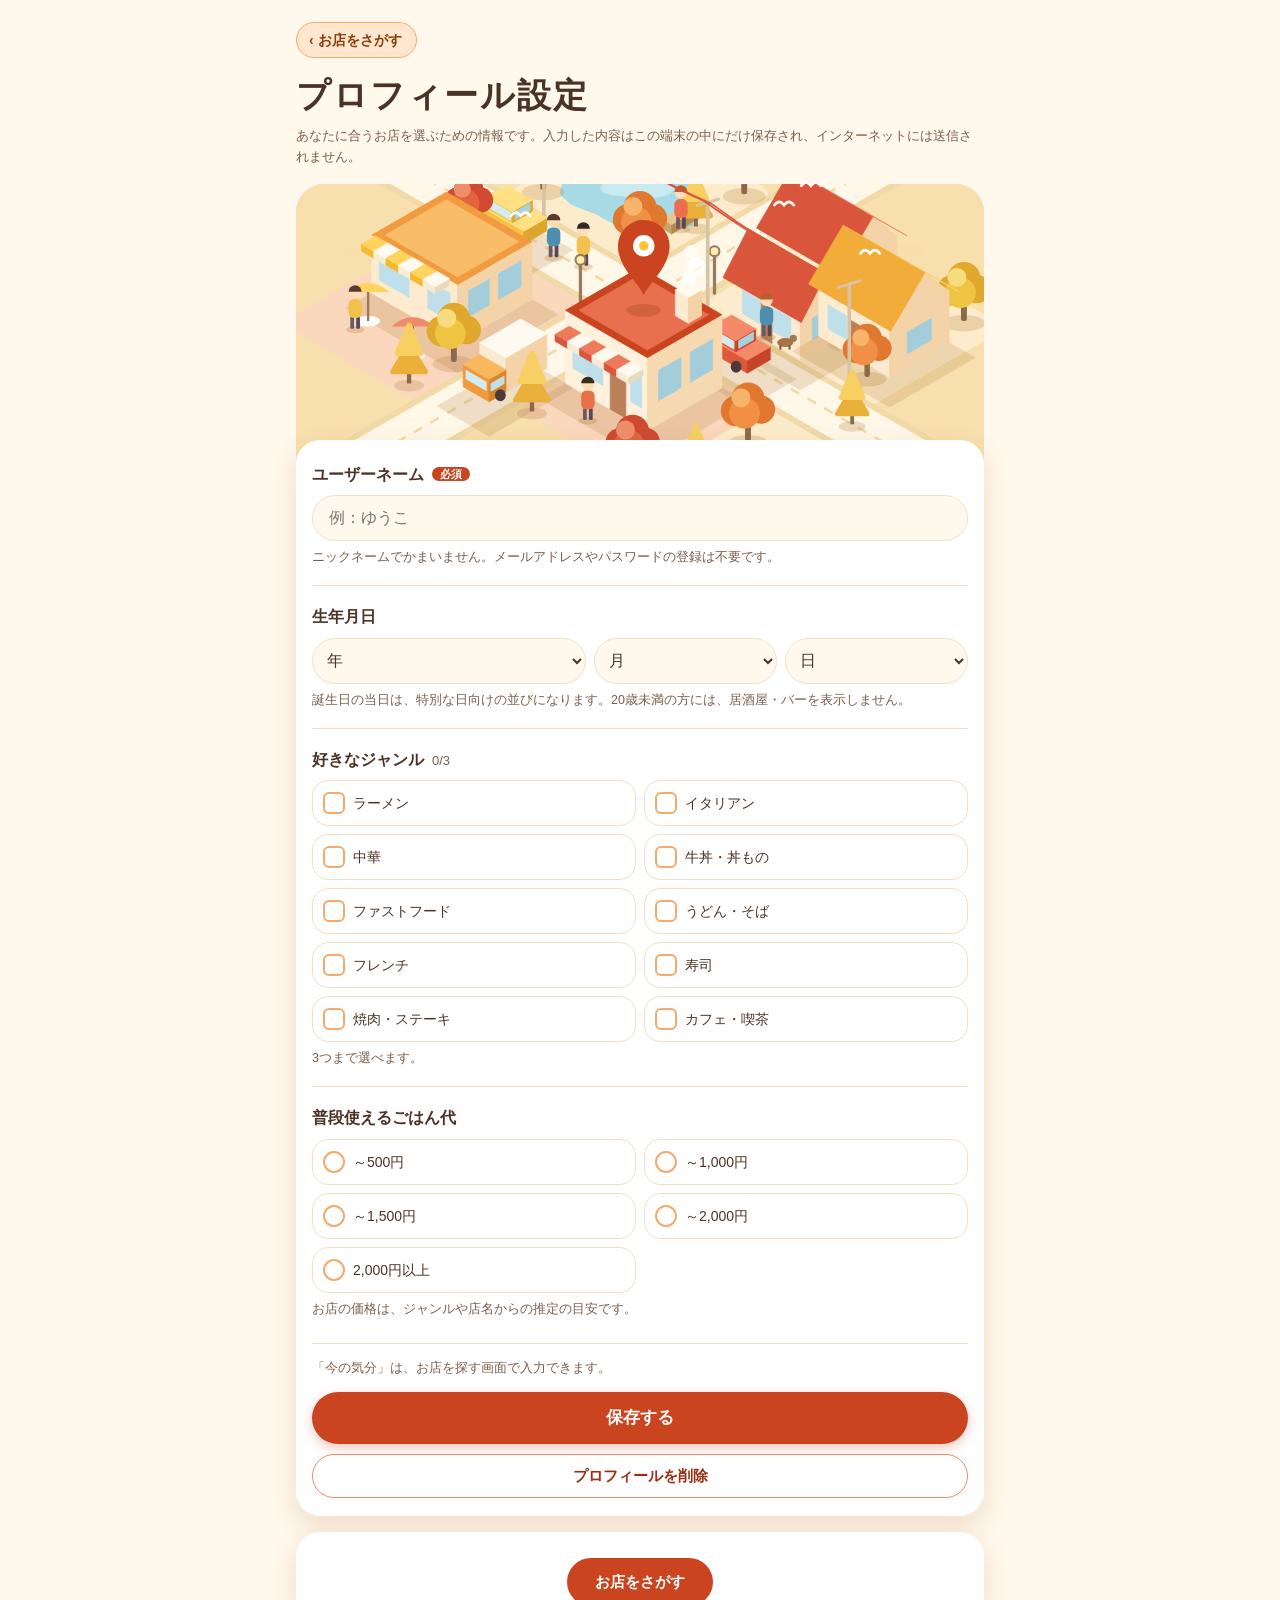
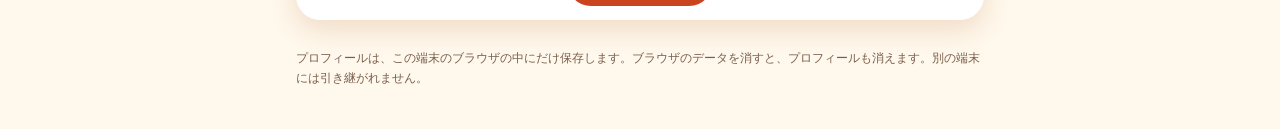
<file: profile.html>
<!doctype html>
<html lang="ja">
<head>
<meta charset="utf-8">
<meta name="viewport" content="width=device-width, initial-scale=1, viewport-fit=cover">
<meta name="color-scheme" content="light">
<meta http-equiv="Content-Security-Policy" content="default-src 'none'; script-src 'self'; style-src 'self' https://fonts.googleapis.com; font-src https://fonts.gstatic.com; img-src data:; base-uri 'none'; form-action 'none'">
<title>プロフィール設定</title>
<link rel="icon" href="data:image/svg+xml,%3Csvg xmlns='http://www.w3.org/2000/svg' viewBox='0 0 32 32'%3E%3Ccircle cx='16' cy='16' r='16' fill='%23f8dfae'/%3E%3Cpath d='M16 6a7 7 0 0 0-7 7c0 5 7 13 7 13s7-8 7-13a7 7 0 0 0-7-7z' fill='%23c9441f'/%3E%3Ccircle cx='16' cy='13' r='2.8' fill='%23fff'/%3E%3C/svg%3E">
<link rel="preconnect" href="https://fonts.googleapis.com">
<link rel="preconnect" href="https://fonts.gstatic.com" crossorigin>
<link rel="stylesheet" href="https://fonts.googleapis.com/css2?family=M+PLUS+Rounded+1c:wght@400;500;700&display=swap">
<link rel="stylesheet" href="style.css?v=20261017c">
</head>
<body>
<header class="hero wrap">
  <div class="topbar">
    <a class="back" href="index.html">‹ お店をさがす</a>
  </div>
  <h1 class="page-title">プロフィール設定</h1>
  <p class="lead">あなたに合うお店を選ぶための情報です。入力した内容はこの端末の中にだけ保存され、インターネットには送信されません。</p>
  <div class="scene banner" data-scene="banner" role="img" aria-label="オレンジや赤、黄色であたたかく描いた街並みのイラスト"></div>
</header>

<main class="wrap">
  <form id="profileForm" class="panel form" novalidate>
    <section class="field">
      <label for="name">ユーザーネーム<span class="req">必須</span></label>
      <input id="name" type="text" maxlength="20" autocomplete="off" placeholder="例：ゆうこ">
      <p class="hint">ニックネームでかまいません。メールアドレスやパスワードの登録は不要です。</p>
    </section>

    <section class="field">
      <p class="lab" id="birthdayLabel">生年月日</p>
      <div class="date-selects" role="group" aria-labelledby="birthdayLabel">
        <select id="bYear" aria-label="生まれた年"></select>
        <select id="bMonth" aria-label="生まれた月"></select>
        <select id="bDay" aria-label="生まれた日"></select>
      </div>
      <p class="hint" id="birthdayNote">誕生日の当日は、特別な日向けの並びになります。20歳未満の方には、居酒屋・バーを表示しません。</p>
    </section>

    <div class="field" role="group" aria-labelledby="genreLabel">
      <p class="lab" id="genreLabel">好きなジャンル<span class="count" id="genreCount">0/3</span></p>
      <div class="checks" id="genres"></div>
      <p class="hint">3つまで選べます。</p>
    </div>

    <div class="field" role="radiogroup" aria-labelledby="budgetLabel">
      <p class="lab" id="budgetLabel">普段使えるごはん代</p>
      <div class="radios" id="budgets"></div>
      <p class="hint">お店の価格は、ジャンルや店名からの推定の目安です。</p>
    </div>

    <p class="hint note-mood">「今の気分」は、お店を探す画面で入力できます。</p>

    <p class="error" id="formError" role="alert" hidden></p>
    <div class="actions">
      <button type="submit" class="primary big">保存する</button>
      <button type="button" id="deleteBtn" class="danger">プロフィールを削除</button>
    </div>
  </form>

  <section class="panel saved" id="saved" hidden>
    <p id="savedText"></p>
    <a class="linkbtn" href="index.html">お店をさがす</a>
  </section>
</main>

<footer class="wrap">
  プロフィールは、この端末のブラウザの中にだけ保存します。ブラウザのデータを消すと、プロフィールも消えます。別の端末には引き継がれません。
</footer>

<script src="shared.js?v=20261017c"></script>
<script src="scene.js?v=20261017c"></script>
<script src="profile.js?v=20261017c"></script>
</body>
</html>
</file>
<file: style.css>
/* あたたかいクリーム色の地に、トマトの赤・オレンジ・黄色。上にタイトルと街のイラスト、その下端に重ねた白いカードで検索する */
:root {
  --font: "M PLUS Rounded 1c", "Hiragino Maru Gothic ProN", "Hiragino Sans", "Yu Gothic UI", Meiryo, sans-serif;
  --cream: #fff8ec;
  --card: #ffffff;
  --text: #4a3326;         /* こげ茶 */
  --sub: #7a5f4c;
  --line: #f1e0c8;
  --ground: #f8dfae;       /* イラストの地面（バター色） */
  --red: #c9441f;          /* 主ボタン・強調 */
  --red-soft: #ffe0d6;
  --red-line: #f08a6b;
  --red-text: #9a2f12;
  --orange-soft: #ffe7cf;
  --orange-line: #f5a96a;
  --orange-text: #8a3b0a;
  --yellow-soft: #fff0c2;
  --yellow-line: #f2c14e;
  --yellow-text: #6b4a00;
  --pin: #e4572e;          /* 地図のお店ピン */
  --pin-ring: #9a2f12;
  --pin-sel: #ffc531;      /* 選択中のピン */
  --you: #3b8fe0;
  --shadow: 0 10px 26px rgba(170, 100, 40, .18);
  color-scheme: light;
}
* { box-sizing: border-box; }
html { -webkit-text-size-adjust: 100%; overflow-x: hidden; }
body { margin: 0; background: var(--cream); color: var(--text); font: 15px/1.6 var(--font); overflow-x: hidden; }
.wrap { max-width: 720px; margin: 0 auto; padding-inline: 16px; }

/* 上部：タイトルと街のイラスト */
.hero { padding-block: 22px 0; }
.brand {
  display: inline-flex; align-items: center; gap: 8px; margin: 0; padding: 6px 16px 6px 10px;
  border-radius: 999px; background: var(--card); box-shadow: 0 2px 10px rgba(170, 100, 40, .16);
  font-size: 14px; font-weight: 700; color: var(--red); letter-spacing: .04em;
}
.brand svg { width: 20px; height: 20px; flex: none; }
.catch { margin: 14px 0 0; font-size: clamp(24px, 7vw, 34px); font-weight: 500; letter-spacing: .06em; line-height: 1.5; }
.catch b { font-weight: 700; color: var(--red); }
.lead { margin: 6px 0 0; color: var(--sub); font-size: 13px; }
.scene {
  margin-top: 16px; aspect-ratio: 16 / 10; max-height: 420px; width: 100%;
  border-radius: 28px; overflow: hidden; background: var(--ground);
}
.scene svg { display: block; width: 100%; height: 100%; }
.bob { animation: bob 2.6s ease-in-out infinite; }
@keyframes bob { 0%, 100% { transform: translateY(0); } 50% { transform: translateY(-7px); } }

/* 検索カード（列が内容の幅に引き伸ばされないよう minmax(0,1fr) で固定する） */
.panel {
  margin-top: -44px; padding: 14px; display: grid; grid-template-columns: minmax(0, 1fr); gap: 10px; position: relative;
  background: var(--card); border-radius: 24px; box-shadow: var(--shadow);
}
/* 左は残りの幅いっぱい、右は中身の幅。iPhone でも中身の大きさに引っ張られないよう flex ではなく grid で固定する */
.row { display: grid; grid-template-columns: minmax(0, 1fr) auto; gap: 8px; align-items: center; min-width: 0; }
.row > * { min-width: 0; }
button, select, input[type=search] {
  font: inherit; color: inherit; min-height: 44px;
  border: 1.5px solid var(--line); border-radius: 999px; background: var(--card); padding: 8px 16px;
}
select, input[type=search] { font-size: 16px; }   /* 16px 未満だと iPhone が入力時に画面を拡大してしまう */
button { cursor: pointer; transition: transform .12s ease; }
button:active { transform: scale(.97); }
button:disabled { opacity: .45; cursor: default; }
:focus-visible { outline: 3px solid var(--yellow-line); outline-offset: 2px; }
.primary {
  width: 100%; display: inline-flex; align-items: center; justify-content: center; gap: 8px;
  border: 0; font-weight: 700; color: #fff; background: var(--red); white-space: nowrap;
  box-shadow: 0 4px 12px rgba(201, 68, 31, .3);
}
.primary svg { width: 18px; height: 18px; flex: none; }
select { flex: none; background: var(--yellow-soft); border-color: var(--yellow-line); color: var(--yellow-text); font-weight: 700; }
input[type=search] { width: 100%; min-width: 0; background: var(--cream); }
input[type=search]::placeholder { color: #a08a74; }
.soft { flex: none; background: var(--orange-soft); border-color: var(--orange-line); color: var(--orange-text); font-weight: 700; }
.chips { display: flex; gap: 8px; overflow-x: auto; padding-block: 2px; scrollbar-width: none; }
.chips::-webkit-scrollbar { display: none; }
.chip { flex: none; white-space: nowrap; min-height: 38px; padding: 6px 16px; font-size: 14px; }
.chip[aria-pressed=true] { background: var(--orange-soft); border-color: var(--orange-line); color: var(--orange-text); font-weight: 700; }
.tools { justify-items: start; }
.tools #random { justify-self: end; }
label.toggle { display: inline-flex; align-items: center; gap: 8px; color: var(--sub); white-space: nowrap; min-height: 44px; }
label.toggle input { width: 20px; height: 20px; accent-color: var(--red); }
#random { flex: none; white-space: nowrap; background: var(--red-soft); border-color: var(--red-line); color: var(--red-text); font-weight: 700; }

/* 地図 */
#map {
  height: 280px; margin-top: 16px; border-radius: 24px; overflow: hidden;
  box-shadow: var(--shadow); border: 1px solid var(--line); z-index: 0; scroll-margin-top: 12px;
}
.leaflet-tile-pane { filter: sepia(.14) saturate(.82) brightness(1.04) contrast(.96); }
.leaflet-container { font-family: var(--font); background: #f6ead6; }

#status { padding: 14px 4px 8px; color: var(--sub); font-size: 13px; min-height: 40px; }
#status.error { color: #b3261e; }

/* お店の一覧 */
#list { list-style: none; margin: 0; padding: 0; display: grid; grid-template-columns: minmax(0, 1fr); gap: 12px; }
.card {
  background: var(--card); border: 1.5px solid transparent; border-radius: 20px;
  padding: 14px 16px; box-shadow: 0 3px 14px rgba(170, 100, 40, .14); scroll-margin-top: 12px; cursor: pointer;
}
.card.selected { border-color: var(--yellow-line); box-shadow: 0 0 0 4px rgba(242, 193, 78, .32); }
.top { display: flex; justify-content: space-between; gap: 10px; align-items: flex-start; }
.name { font-weight: 700; font-size: 17px; line-height: 1.4; overflow-wrap: anywhere; min-width: 0; }
.dist {
  flex: none; padding: 1px 10px; border-radius: 999px; font-size: 13px; font-weight: 700;
  background: #fdeccf; color: #7a4a1a; font-variant-numeric: tabular-nums;
}
.meta { display: flex; flex-wrap: wrap; gap: 6px; margin-top: 8px; font-size: 12px; }
.tag { border-radius: 999px; padding: 2px 10px; background: #f3ead9; color: #6b5444; }
.tag.genre { background: var(--orange-soft); color: var(--orange-text); }
.tag.open { background: #ffe9a8; color: var(--yellow-text); font-weight: 700; }
.tag.open::before { content: ""; display: inline-block; width: 6px; height: 6px; margin-right: 6px; border-radius: 50%; background: currentColor; vertical-align: 1px; }
.hours { margin-top: 6px; font-size: 12px; color: var(--sub); overflow-wrap: anywhere; }
.links { display: flex; flex-wrap: wrap; gap: 8px; margin-top: 12px; }
.links a {
  display: inline-flex; align-items: center; min-height: 36px; padding: 4px 14px; border-radius: 999px;
  font-size: 14px; font-weight: 700; text-decoration: none; color: var(--orange-text); background: var(--orange-soft);
}
.links a:first-child { color: #fff; background: var(--red); }

#more { display: block; margin: 18px auto 0; min-width: 160px; }
footer { padding-block: 28px 40px; color: var(--sub); font-size: 12px; line-height: 1.7; }
footer a { color: inherit; }
@media (prefers-reduced-motion: reduce) { button { transition: none; } .bob { animation: none; } }

/* ===== ここから追加：プロフィール・今の気分・「いちばん」表示 ===== */
.topbar { display: flex; align-items: center; justify-content: space-between; gap: 8px; }
.topbar > * { min-width: 0; }
.profile-btn, .back {
  display: inline-flex; align-items: center; gap: 6px; min-height: 36px; padding: 6px 14px 6px 10px;
  border-radius: 999px; text-decoration: none; font-size: 14px; font-weight: 700;
  background: var(--orange-soft); border: 1.5px solid var(--orange-line); color: var(--orange-text);
}
.profile-btn svg { width: 18px; height: 18px; flex: none; }
.profile-btn span { max-width: 8.5em; overflow: hidden; text-overflow: ellipsis; white-space: nowrap; }
.profile-btn.registered { background: var(--yellow-soft); border-color: var(--yellow-line); color: var(--yellow-text); }
.back { padding-left: 12px; }

/* 今の気分（お店を探す画面） */
.mood { display: grid; gap: 8px; min-width: 0; }
.mood-label { font-weight: 700; font-size: 15px; }
.mood-sub { margin-left: 8px; color: var(--sub); font-size: 12px; font-weight: 500; }
.mood input[type=search] { width: 100%; }
.examples .chip { min-height: 34px; padding: 4px 14px; font-size: 13px; background: var(--card); border-color: var(--orange-line); color: var(--orange-text); }
.examples .chip[aria-pressed=true] { background: var(--orange-soft); font-weight: 700; }

/* あなた向けの並べ替え */
#profileNote { margin: 0 0 12px; padding: 10px 14px; border-radius: 16px; background: var(--yellow-soft); color: var(--yellow-text); font-size: 13px; line-height: 1.6; }
.card.best { border-color: var(--red-line); box-shadow: 0 0 0 4px rgba(240, 138, 107, .22), 0 6px 18px rgba(170, 100, 40, .18); }
.card.best.selected { border-color: var(--yellow-line); }
.badge { display: inline-block; margin-bottom: 6px; padding: 2px 12px; border-radius: 999px; background: var(--red); color: #fff; font-size: 12px; font-weight: 700; letter-spacing: .04em; }
.why { display: flex; flex-wrap: wrap; gap: 6px; margin-top: 8px; font-size: 12px; }
.why-chip { padding: 2px 10px; border-radius: 999px; background: var(--yellow-soft); color: var(--yellow-text); font-weight: 700; }
.tag.price { background: #fdeccf; color: #7a4a1a; }

/* プロフィール設定ページ */
.page-title { margin: 14px 0 0; font-size: clamp(26px, 7vw, 34px); font-weight: 700; letter-spacing: .06em; line-height: 1.4; }
.scene.banner { aspect-ratio: 16 / 7; max-height: 300px; }
.form { gap: 0; padding: 18px 16px; }
.field { margin: 0; padding: 18px 0; border: 0; border-top: 1px solid var(--line); min-width: 0; }
.field:first-child { border-top: 0; padding-top: 4px; }
.field > label, .field > .lab { display: block; width: 100%; margin: 0 0 8px; padding: 0; font-weight: 700; font-size: 16px; }
.req { margin-left: 8px; padding: 1px 8px; border-radius: 999px; background: var(--red); color: #fff; font-size: 11px; font-weight: 700; vertical-align: 2px; }
.count { margin-left: 8px; font-size: 13px; color: var(--sub); font-weight: 500; }
.hint { margin: 6px 0 0; color: var(--sub); font-size: 12.5px; line-height: 1.6; }
.note-mood { padding-top: 14px; border-top: 1px solid var(--line); }
.field input[type=text], .field input[type=date] {
  display: block; width: 100%; min-width: 0; min-height: 46px; font: inherit; font-size: 16px; color: inherit;
  border: 1.5px solid var(--line); border-radius: 999px; padding: 8px 16px; background: var(--cream);
}
input[type=date] { text-align: left; -webkit-appearance: none; appearance: none; }
input[type=date]::-webkit-date-and-time-value { text-align: left; }
.checks, .radios { display: grid; grid-template-columns: repeat(2, minmax(0, 1fr)); gap: 8px; }
.pick { position: relative; display: block; min-width: 0; }
.pick input { position: absolute; inset: 0; width: 100%; height: 100%; margin: 0; opacity: 0; cursor: pointer; }
.pick span {
  display: flex; align-items: center; gap: 8px; min-height: 46px; padding: 8px 10px;
  border: 1.5px solid var(--line); border-radius: 16px; background: var(--card); font-size: 14px; line-height: 1.35;
  word-break: keep-all; overflow-wrap: anywhere;   /* 「ファストフード」などが途中で折り返されないようにする */
}
.pick span::before { content: ""; flex: none; width: 18px; height: 18px; border-radius: 6px; border: 2px solid var(--orange-line); background: #fff; }
.radios .pick span::before { border-radius: 50%; }
.pick input:checked + span { background: var(--orange-soft); border-color: var(--orange-line); color: var(--orange-text); font-weight: 700; }
.pick input[type=checkbox]:checked + span::before {
  border-color: var(--red);
  background: var(--red) url("data:image/svg+xml,%3Csvg xmlns='http://www.w3.org/2000/svg' viewBox='0 0 16 16'%3E%3Cpath d='M3.5 8.5l3 3 6-7' fill='none' stroke='%23fff' stroke-width='2.2' stroke-linecap='round' stroke-linejoin='round'/%3E%3C/svg%3E") center / 14px no-repeat;
}
.pick input[type=radio]:checked + span::before { border-color: var(--red); background: radial-gradient(circle, var(--red) 0 4px, #fff 5px); }
.pick input:focus-visible + span { outline: 3px solid var(--yellow-line); outline-offset: 2px; }
.pick input:disabled { cursor: default; }
.pick input:disabled + span { opacity: .45; }
.error { margin: 12px 0 0; padding: 10px 14px; border-radius: 14px; background: #fde8e6; color: #b3261e; font-size: 14px; }
.actions { display: grid; gap: 10px; margin-top: 14px; }
.big { min-height: 52px; font-size: 17px; }
.danger { background: var(--card); border-color: var(--red-line); color: var(--red-text); font-weight: 700; }
.saved { margin-top: 16px; text-align: center; justify-items: center; gap: 12px; }
.saved p { margin: 0; font-weight: 700; }
.linkbtn { display: inline-flex; align-items: center; justify-content: center; min-height: 48px; padding: 8px 28px; border-radius: 999px; background: var(--red); color: #fff; font-weight: 700; text-decoration: none; }

/* 生年月日（年・月・日を別々に選ぶ） */
.date-selects { display: grid; grid-template-columns: minmax(0, 1.5fr) minmax(0, 1fr) minmax(0, 1fr); gap: 8px; }
.date-selects select {
  width: 100%; min-width: 0; min-height: 46px; padding: 8px 10px; font-size: 16px; font-weight: 500;
  background: var(--cream); border-color: var(--line); color: var(--text);
}

/* 店名と支店名（支店名は店名より少し小さく、2行目に表示） */
.name { display: block; }
.name-main { display: block; }
.branch { display: block; margin-top: 1px; font-size: 14px; font-weight: 500; line-height: 1.4; color: var(--sub); }

/* 「こんなときに」の一言（上位のお店だけ） */
.copy { margin-top: 6px; font-size: 14px; font-weight: 700; line-height: 1.5; color: var(--red-text); }

/* ===== 誕生日のお祝い（紙ふぶきとひとこと） ===== */
.party-canvas { position: fixed; inset: 0; width: 100%; height: 100%; pointer-events: none; z-index: 1000; }
.party-toast {
  position: fixed; z-index: 1001; left: 50%; top: calc(env(safe-area-inset-top, 0px) + 14px);
  width: max-content; max-width: calc(100% - 32px); padding: 10px 20px; border-radius: 22px; text-align: center;
  background: var(--card); color: var(--red-text); border: 1.5px solid var(--red-line); box-shadow: var(--shadow);
  font-size: 15px; font-weight: 700; line-height: 1.5; pointer-events: none;
  opacity: 0; transform: translate(-50%, -12px); transition: opacity .4s ease, transform .4s ease;
}
.party-toast.show { opacity: 1; transform: translate(-50%, 0); }
</file>
